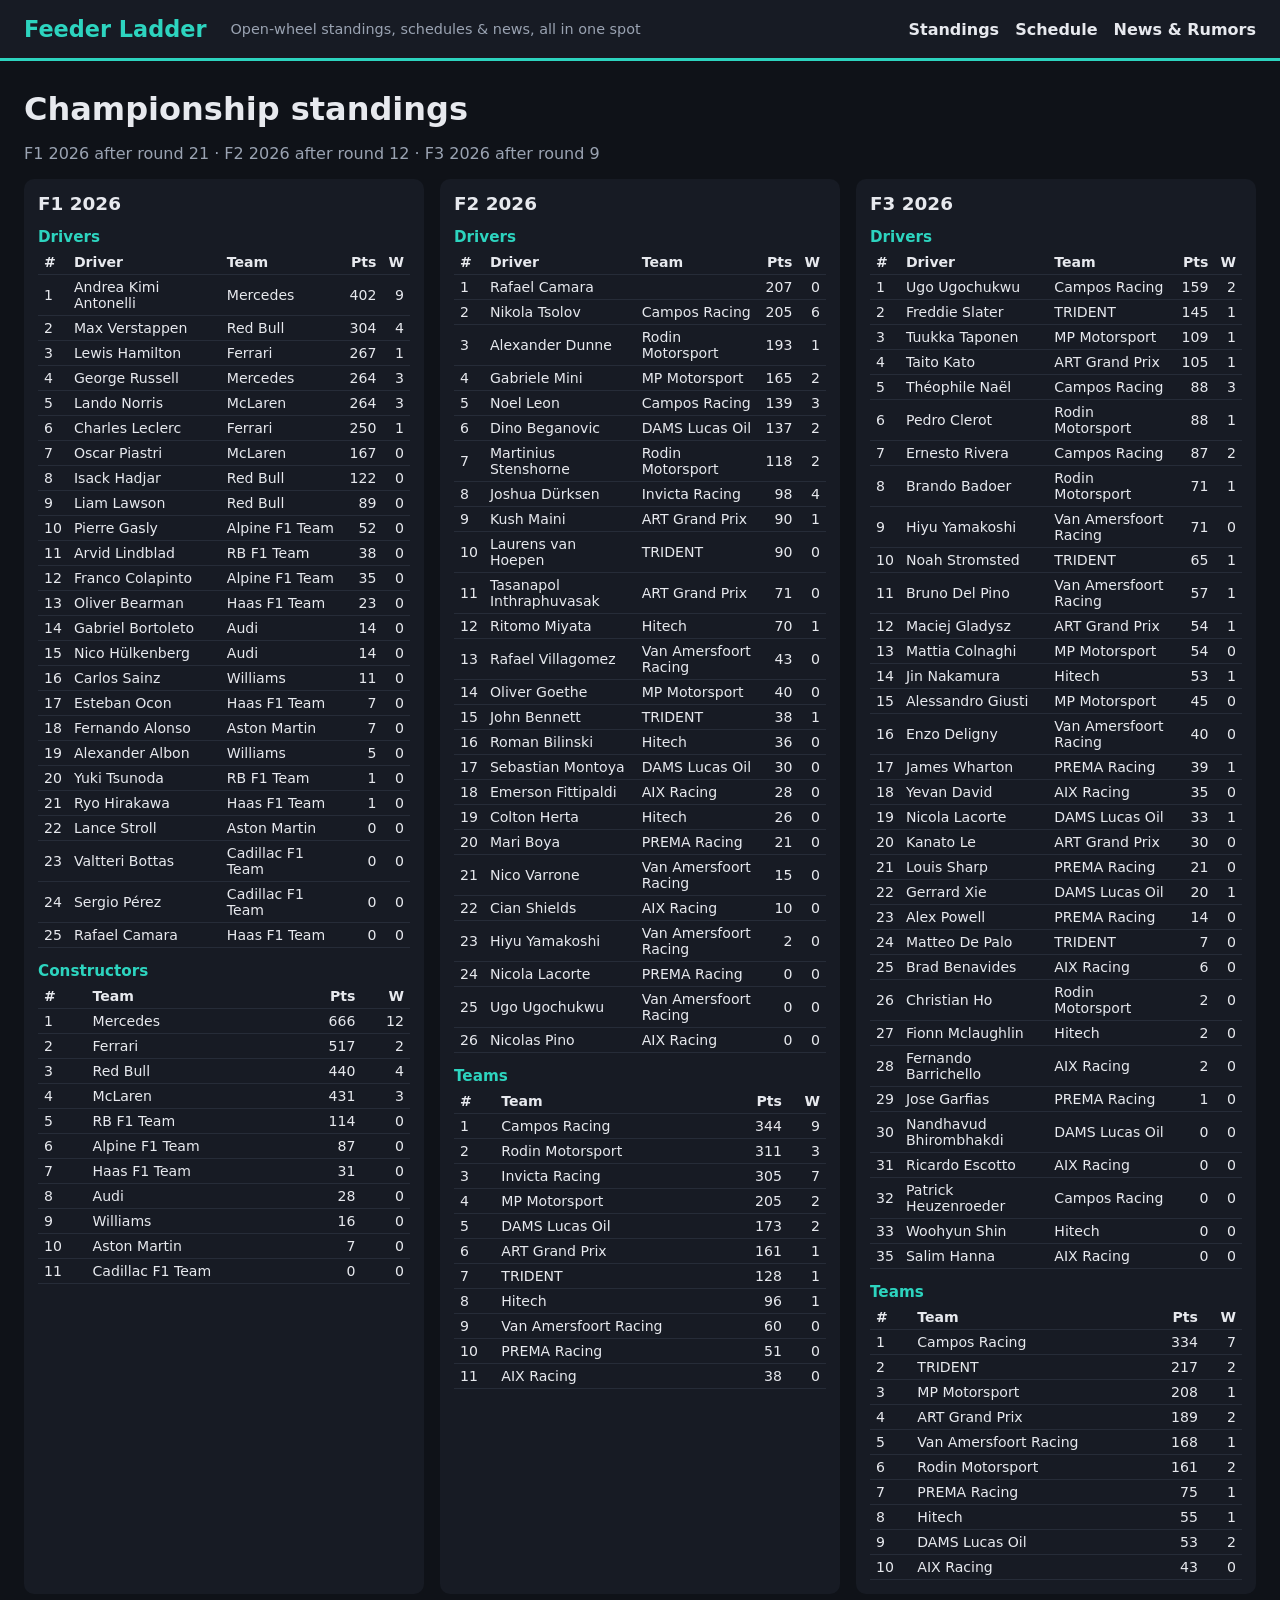
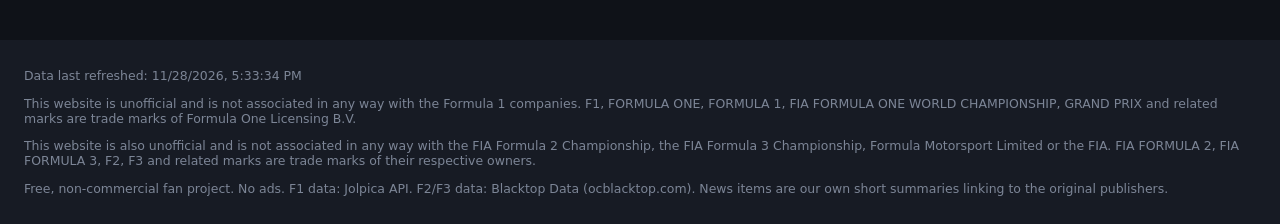
<file: site/index.html>
<!doctype html><html lang="en"><head><meta charset="utf-8"><meta name="viewport" content="width=device-width,initial-scale=1">
<title>Standings · Feeder Ladder</title><link rel="stylesheet" href="style.css"></head><body>
<header><a class="brand" href="index.html">Feeder Ladder</a><span class="tag">Open-wheel standings, schedules &amp; news, all in one spot</span>
<nav><a href="index.html">Standings</a><a href="schedule.html">Schedule</a><a href="news.html">News &amp; Rumors</a></nav></header><main>
<h1>Championship standings</h1><p class="sub" id="meta"></p><div class="grid" id="standings"></div>
</main><footer><p id="updated"></p>
<p>This website is unofficial and is not associated in any way with the Formula 1 companies. F1, FORMULA ONE, FORMULA 1, FIA FORMULA ONE WORLD CHAMPIONSHIP, GRAND PRIX and related marks are trade marks of Formula One Licensing B.V.</p>
<p>This website is also unofficial and is not associated in any way with the FIA Formula 2 Championship, the FIA Formula 3 Championship, Formula Motorsport Limited or the FIA. FIA FORMULA 2, FIA FORMULA 3, F2, F3 and related marks are trade marks of their respective owners.</p>
<p>Free, non-commercial fan project. No ads. F1 data: Jolpica API. F2/F3 data: Blacktop Data (ocblacktop.com). News items are our own short summaries linking to the original publishers.</p></footer>
<script src="app.js"></script></body></html>
</file>
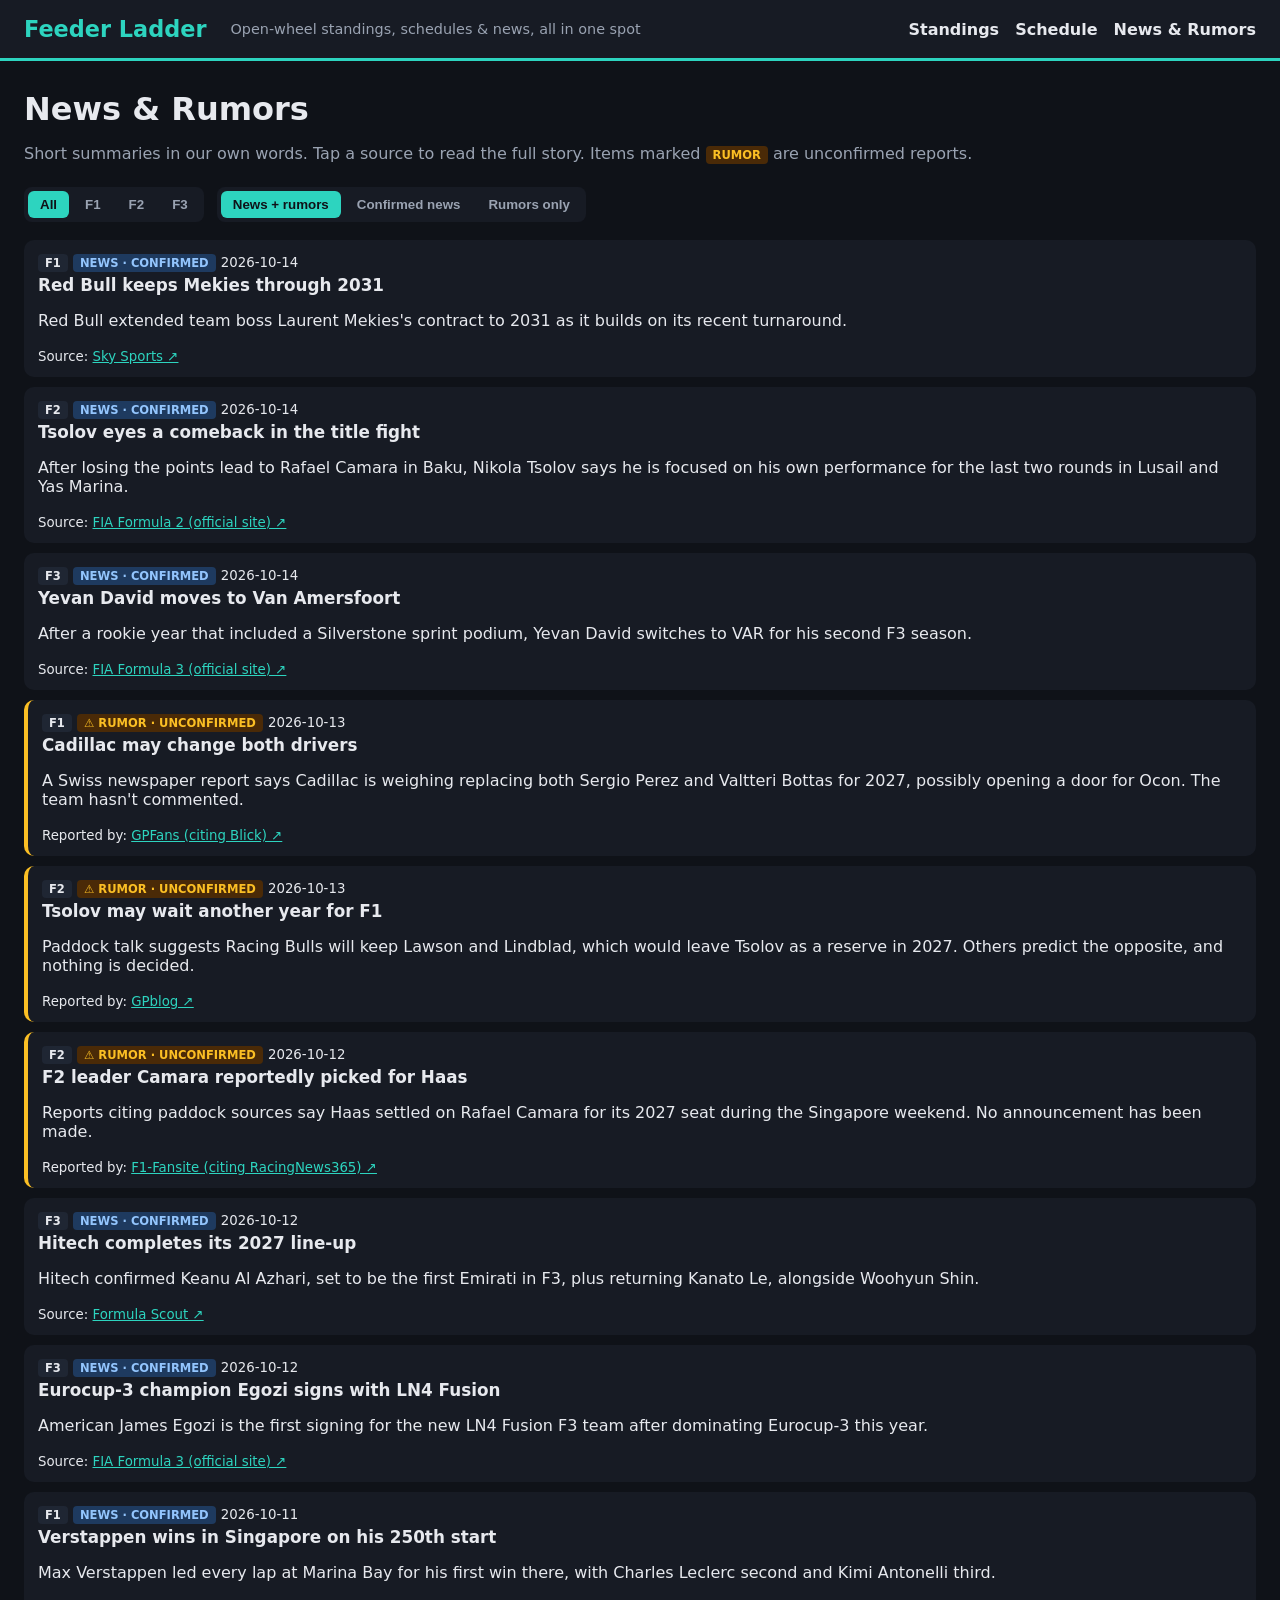
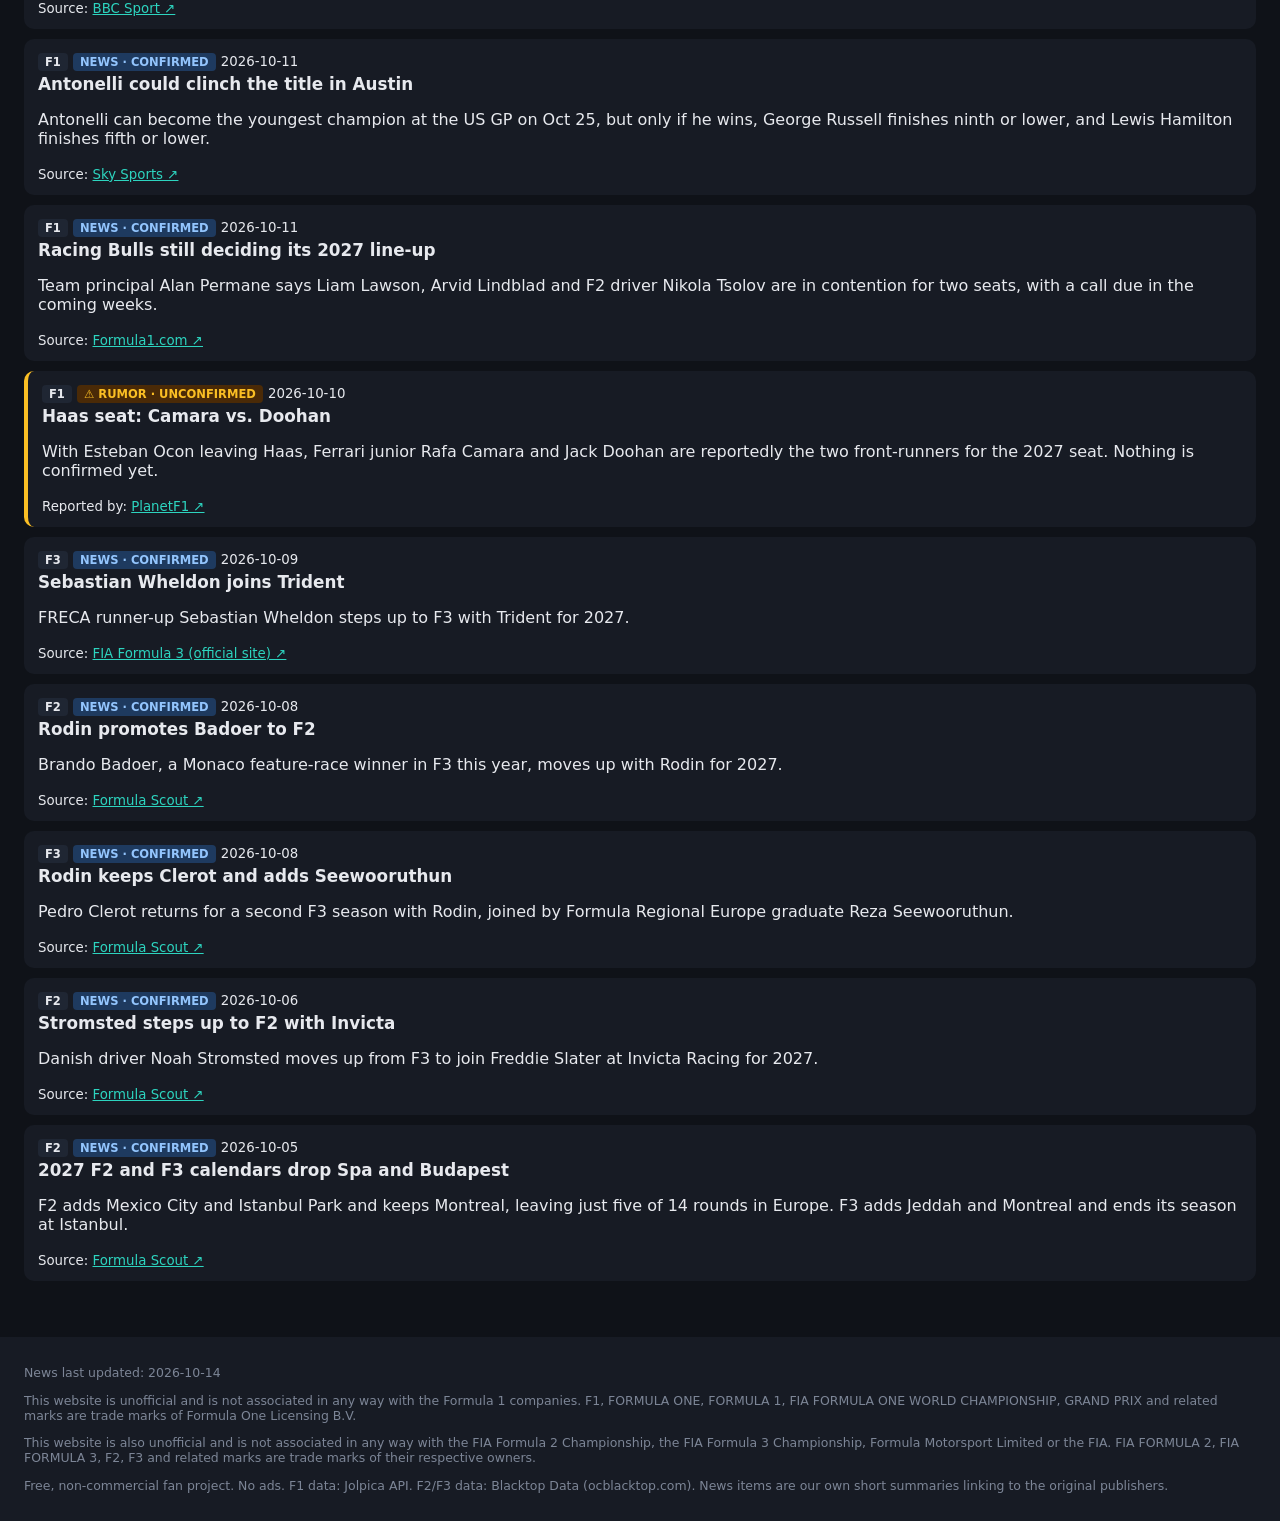
<file: site/news.html>
<!doctype html><html lang="en"><head><meta charset="utf-8"><meta name="viewport" content="width=device-width,initial-scale=1">
<title>News & Rumors · Feeder Ladder</title><link rel="stylesheet" href="style.css"></head><body>
<header><a class="brand" href="index.html">Feeder Ladder</a><span class="tag">Open-wheel standings, schedules &amp; news, all in one spot</span>
<nav><a href="index.html">Standings</a><a href="schedule.html">Schedule</a><a href="news.html">News &amp; Rumors</a></nav></header><main>
<h1>News &amp; Rumors</h1><p class="sub">Short summaries in our own words. Tap a source to read the full story. Items marked <span class="badge rumor">Rumor</span> are unconfirmed reports.</p><div class="toggle" id="cats" role="group" aria-label="Series"><button data-c="all">All</button><button data-c="f1">F1</button><button data-c="f2">F2</button><button data-c="f3">F3</button></div> <div class="toggle" id="kinds" role="group" aria-label="Type"><button data-k="all">News + rumors</button><button data-k="News">Confirmed news</button><button data-k="Rumor">Rumors only</button></div><div id="news"></div>
</main><footer><p id="updated"></p>
<p>This website is unofficial and is not associated in any way with the Formula 1 companies. F1, FORMULA ONE, FORMULA 1, FIA FORMULA ONE WORLD CHAMPIONSHIP, GRAND PRIX and related marks are trade marks of Formula One Licensing B.V.</p>
<p>This website is also unofficial and is not associated in any way with the FIA Formula 2 Championship, the FIA Formula 3 Championship, Formula Motorsport Limited or the FIA. FIA FORMULA 2, FIA FORMULA 3, F2, F3 and related marks are trade marks of their respective owners.</p>
<p>Free, non-commercial fan project. No ads. F1 data: Jolpica API. F2/F3 data: Blacktop Data (ocblacktop.com). News items are our own short summaries linking to the original publishers.</p></footer>
<script src="app.js"></script></body></html>
</file>
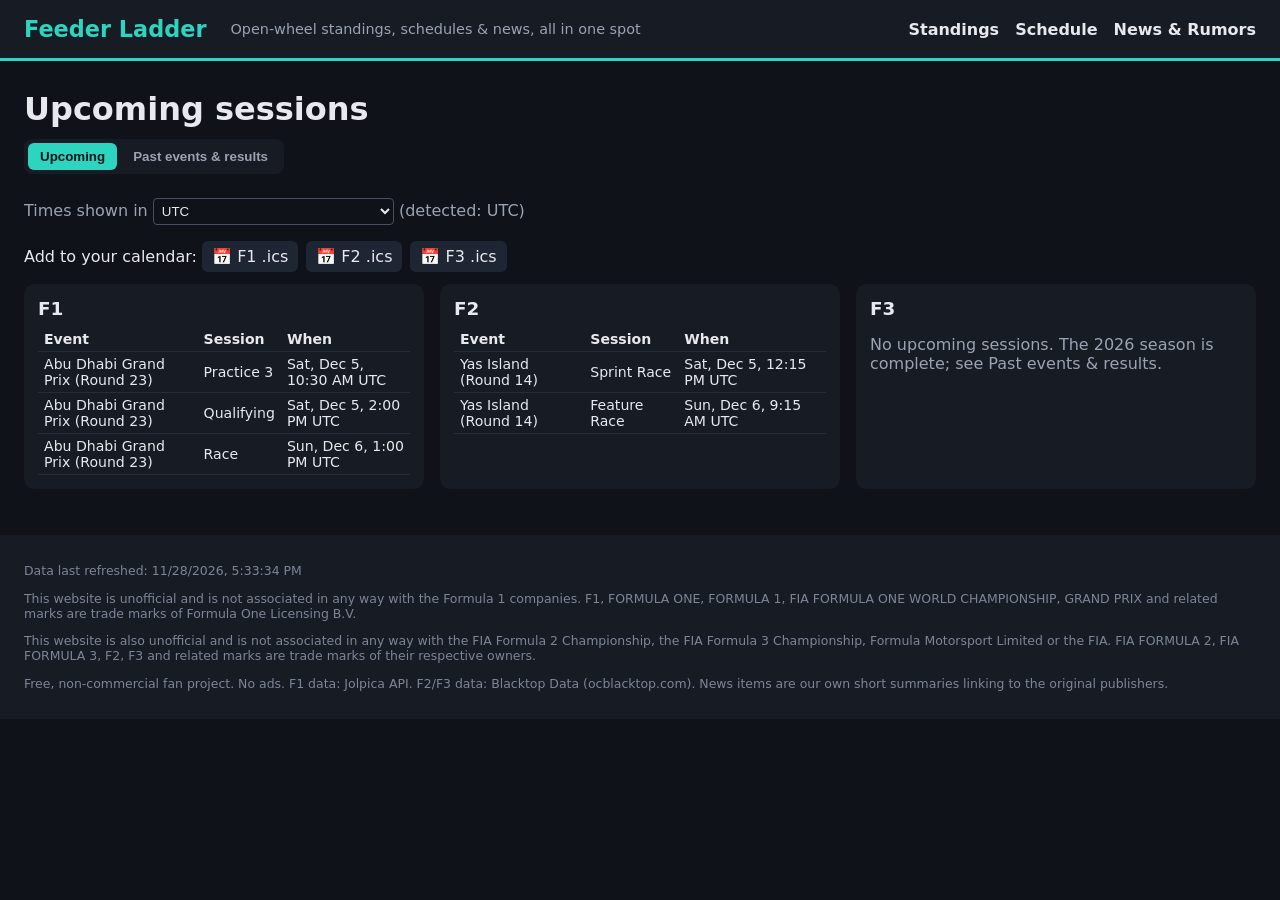
<file: site/schedule.html>
<!doctype html><html lang="en"><head><meta charset="utf-8"><meta name="viewport" content="width=device-width,initial-scale=1">
<title>Schedule · Feeder Ladder</title><link rel="stylesheet" href="style.css"></head><body>
<header><a class="brand" href="index.html">Feeder Ladder</a><span class="tag">Open-wheel standings, schedules &amp; news, all in one spot</span>
<nav><a href="index.html">Standings</a><a href="schedule.html">Schedule</a><a href="news.html">News &amp; Rumors</a></nav></header><main>
<h1 id="h1">Upcoming sessions</h1><div class="toggle" id="view" role="group" aria-label="Schedule view"><button data-v="upcoming">Upcoming</button><button data-v="past">Past events &amp; results</button></div><p class="sub">Times shown in <select id="tz"></select> <span id="tzhint"></span></p><div id="cals"></div><div class="grid" id="schedule"></div>
</main><footer><p id="updated"></p>
<p>This website is unofficial and is not associated in any way with the Formula 1 companies. F1, FORMULA ONE, FORMULA 1, FIA FORMULA ONE WORLD CHAMPIONSHIP, GRAND PRIX and related marks are trade marks of Formula One Licensing B.V.</p>
<p>This website is also unofficial and is not associated in any way with the FIA Formula 2 Championship, the FIA Formula 3 Championship, Formula Motorsport Limited or the FIA. FIA FORMULA 2, FIA FORMULA 3, F2, F3 and related marks are trade marks of their respective owners.</p>
<p>Free, non-commercial fan project. No ads. F1 data: Jolpica API. F2/F3 data: Blacktop Data (ocblacktop.com). News items are our own short summaries linking to the original publishers.</p></footer>
<script src="app.js"></script></body></html>
</file>
<file: site/style.css>
*{box-sizing:border-box}body{margin:0;font-family:system-ui,-apple-system,Segoe UI,Roboto,sans-serif;background:#0f1218;color:#e7e9ee}
header{padding:16px 24px;background:#171b24;border-bottom:3px solid #2dd4bf;display:flex;flex-wrap:wrap;gap:12px 24px;align-items:center}
.brand{font-weight:800;font-size:1.4rem;color:#2dd4bf;text-decoration:none}.tag{color:#9aa3b2;font-size:.9rem;flex:1}
nav a{color:#e7e9ee;margin-left:16px;text-decoration:none;font-weight:600}nav a:hover{color:#2dd4bf}
main{max-width:1300px;margin:auto;padding:16px 24px}h1{margin:.4em 0 .1em}.sub{color:#9aa3b2}
.grid{display:grid;grid-template-columns:repeat(auto-fit,minmax(360px,1fr));gap:16px}
.card{background:#171b24;border-radius:10px;padding:14px}.card h2{margin:0 0 8px;font-size:1.15rem}.card h3{font-size:.95rem;color:#2dd4bf;margin:14px 0 4px}
table{width:100%;border-collapse:collapse;font-size:.88rem}td,th{padding:4px 6px;border-bottom:1px solid #262c38;text-align:left}td.n,th.n{text-align:right}
.soon{border:2px dashed #475063;border-radius:8px;padding:18px;color:#9aa3b2;text-align:center}.soon b{display:block;color:#fbbf24;font-size:1.1rem;margin-bottom:6px}
.item{background:#171b24;border-radius:10px;padding:12px 14px;margin:10px 0}.item h2{font-size:1.05rem;margin:4px 0}.item a{color:#2dd4bf}
.badge{font-size:.72rem;font-weight:700;padding:2px 7px;border-radius:4px;background:#1e3a5f;color:#93c5fd;text-transform:uppercase}.badge.rumor{background:#4a2a07;color:#fbbf24}
select{background:#0f1218;color:#e7e9ee;border:1px solid #475063;padding:4px;border-radius:4px}
#cals a{display:inline-block;margin:0 8px 12px 0;padding:6px 10px;background:#1f2633;border-radius:6px;color:#e7e9ee;text-decoration:none}
footer{margin-top:30px;padding:16px 24px;background:#171b24;color:#7c8596;font-size:.78rem}

.toggle{display:inline-flex;gap:4px;margin:8px 8px 8px 0;background:#171b24;padding:4px;border-radius:8px}.toggle button{background:none;border:0;color:#9aa3b2;padding:6px 12px;border-radius:6px;font-weight:600;cursor:pointer}.toggle button[aria-pressed=true]{background:#2dd4bf;color:#0f1218}
details.race{border-bottom:1px solid #262c38;padding:8px 0}details.race summary{cursor:pointer;list-style:none}details.race summary small{color:#9aa3b2}
.podium{margin:4px 0;padding-left:20px;font-size:.9rem}.podium small{color:#9aa3b2}.more{font-size:.78rem;color:#2dd4bf}details[open] .more{display:none}
.badge.cat{background:#1f2633;color:#e7e9ee}.item.is-rumor{border-left:4px solid #fbbf24}
</file>
